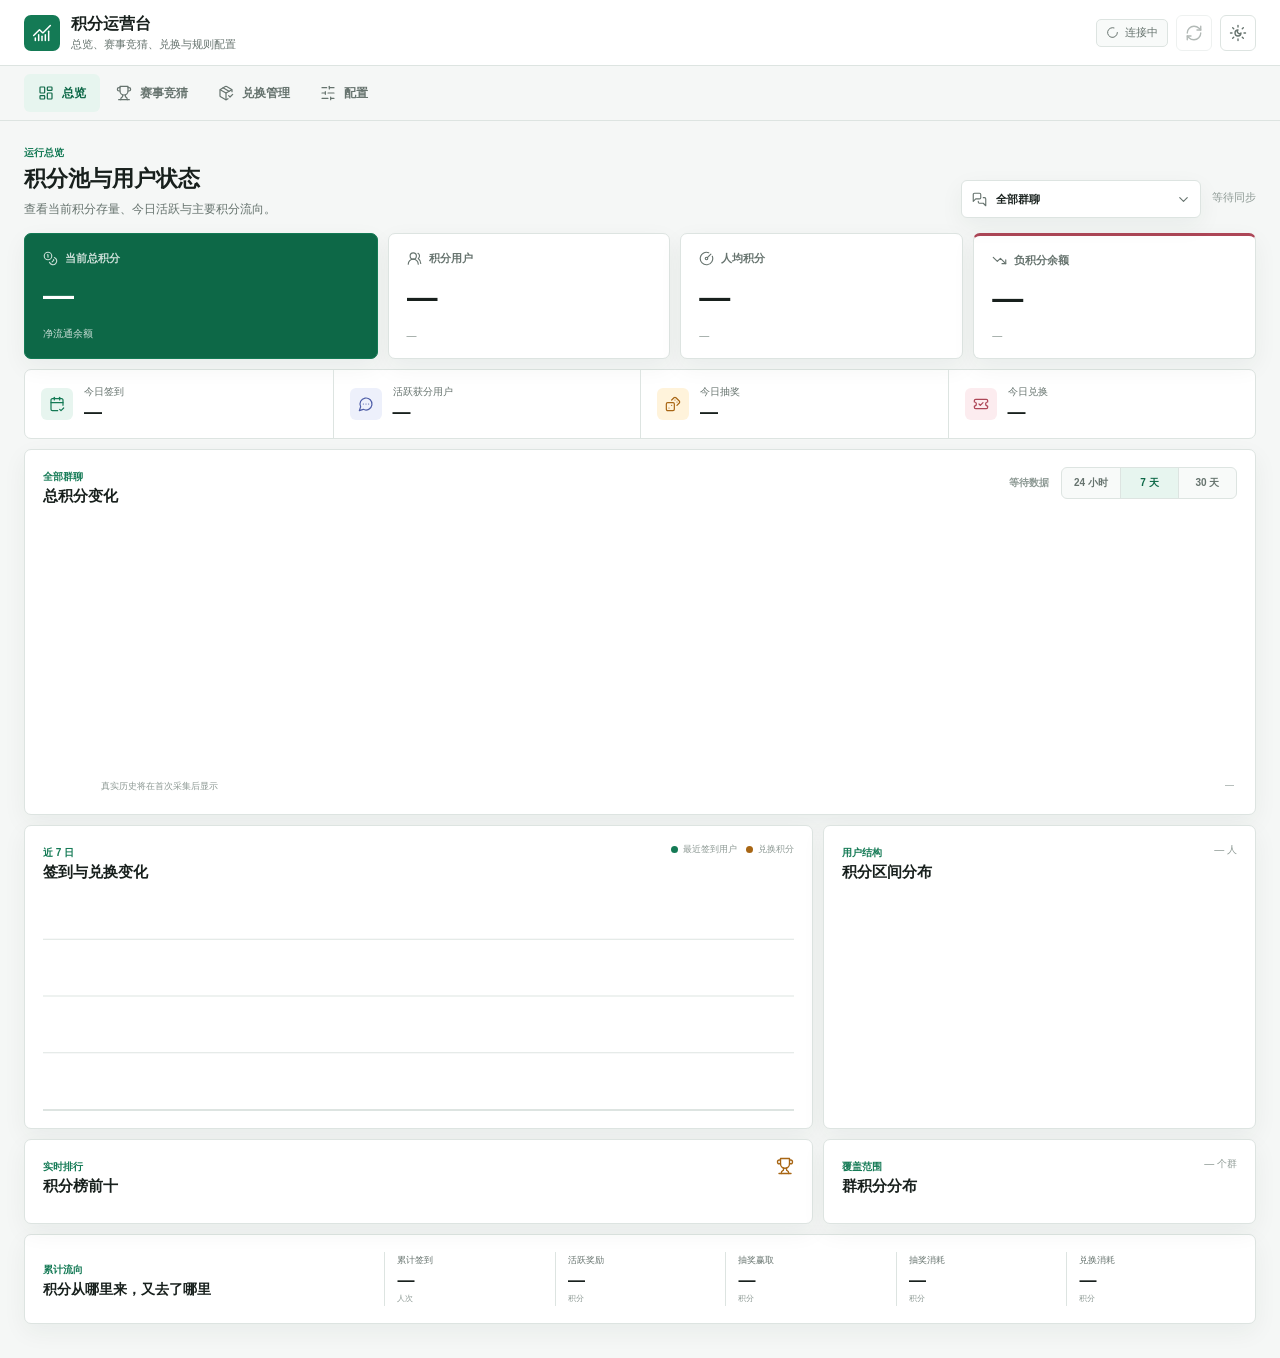
<file: pages/兑换管理/index.html>
<!doctype html>
<html lang="zh-CN">
<head>
  <meta charset="utf-8" />
  <meta name="viewport" content="width=device-width, initial-scale=1" />
  <meta name="color-scheme" content="light dark" />
  <title>积分运营台</title>
  <link rel="stylesheet" href="./app.css" />
  <script src="./lucide.min.js" defer></script>
  <script src="./app.js?v=2.8.1" defer></script>
</head>
<body>
  <div class="app-shell">
    <header class="topbar">
      <div class="brand">
        <span class="brand-mark" aria-hidden="true"><i data-lucide="chart-no-axes-combined"></i></span>
        <div><h1>积分运营台</h1><p>总览、赛事竞猜、兑换与规则配置</p></div>
      </div>
      <div class="top-actions">
        <span id="saveState" class="save-state" aria-live="polite" hidden><i data-lucide="circle-dot"></i><span id="saveStateText">有未保存修改</span></span>
        <span id="connectionState" class="connection-state"><i data-lucide="loader-circle"></i>连接中</span>
        <button id="refreshButton" class="icon-button" type="button" title="刷新数据" aria-label="刷新数据"><i data-lucide="refresh-cw"></i></button>
        <button id="themeButton" class="icon-button" type="button" title="切换主题" aria-label="切换主题"><i data-lucide="sun-moon"></i></button>
        <button id="saveButton" class="primary-button" type="button" title="保存兑换修改（Ctrl+S）" hidden disabled><i data-lucide="save"></i><span id="saveButtonText">保存修改</span></button>
      </div>
    </header>

    <main class="main-content">
      <nav class="workspace-nav" aria-label="积分系统页面">
        <button class="workspace-tab active" type="button" data-page="overview" aria-current="page"><i data-lucide="layout-dashboard"></i><span>总览</span></button>
        <button class="workspace-tab" type="button" data-page="esports"><i data-lucide="trophy"></i><span>赛事竞猜</span></button>
        <button class="workspace-tab" type="button" data-page="exchange"><i data-lucide="package-check"></i><span>兑换管理</span></button>
        <button class="workspace-tab" type="button" data-page="settings"><i data-lucide="sliders-horizontal"></i><span>配置</span></button>
      </nav>

      <section id="overviewPage" class="workspace-page active" data-page-panel="overview">
        <div class="page-heading overview-heading">
          <div><span class="section-kicker">运行总览</span><h2>积分池与用户状态</h2><p>查看当前积分存量、今日活跃与主要积分流向。</p></div>
          <div class="overview-tools">
            <div id="groupFilter" class="group-filter">
              <button id="groupFilterButton" class="group-filter-button" type="button" aria-haspopup="listbox" aria-expanded="false"><i data-lucide="messages-square"></i><span id="groupFilterLabel">全部群聊</span><i data-lucide="chevron-down"></i></button>
              <div id="groupFilterPopover" class="group-filter-popover" hidden>
                <label class="group-filter-search"><i data-lucide="search"></i><input id="groupFilterSearch" type="search" placeholder="搜索群号" autocomplete="off" /></label>
                <div id="groupFilterOptions" class="group-filter-options" role="listbox" aria-label="选择群聊"></div>
              </div>
            </div>
            <span id="overviewUpdatedAt" class="updated-at">等待同步</span>
          </div>
        </div>

        <section class="overview-metrics" aria-label="积分核心指标">
          <article class="overview-metric primary-metric">
            <span class="metric-label"><i data-lucide="coins"></i>当前总积分</span>
            <strong id="totalPointsMetric">—</strong>
            <small id="totalPointsMeta">净流通余额</small>
          </article>
          <article class="overview-metric">
            <span class="metric-label"><i data-lucide="users-round"></i>积分用户</span>
            <strong id="userCountMetric">—</strong>
            <small id="userCountMeta">—</small>
          </article>
          <article class="overview-metric">
            <span class="metric-label"><i data-lucide="circle-gauge"></i>人均积分</span>
            <strong id="averagePointsMetric">—</strong>
            <small id="averagePointsMeta">—</small>
          </article>
          <article class="overview-metric debt-metric">
            <span class="metric-label"><i data-lucide="trending-down"></i>负积分余额</span>
            <strong id="debtPointsMetric">—</strong>
            <small id="debtPointsMeta">—</small>
          </article>
        </section>

        <section class="today-strip" aria-label="今日动态">
          <div><span class="today-icon green"><i data-lucide="calendar-check-2"></i></span><span><small>今日签到</small><strong id="todaySignIns">—</strong></span></div>
          <div><span class="today-icon indigo"><i data-lucide="message-circle-more"></i></span><span><small>活跃获分用户</small><strong id="todayActivityUsers">—</strong></span></div>
          <div><span class="today-icon amber"><i data-lucide="dices"></i></span><span><small>今日抽奖</small><strong id="todayLotteryDraws">—</strong></span></div>
          <div><span class="today-icon rose"><i data-lucide="ticket-check"></i></span><span><small>今日兑换</small><strong id="todayRedemptions">—</strong></span></div>
        </section>

        <div class="overview-grid">
          <section class="analytics-panel history-panel" aria-labelledby="historyTitle">
            <div class="panel-heading history-heading">
              <div><span id="historyScopeLabel" class="section-kicker">全部群聊</span><h3 id="historyTitle">总积分变化</h3></div>
              <div class="history-controls">
                <span id="historyDelta" class="history-delta neutral">等待数据</span>
                <div class="range-segments" role="group" aria-label="积分历史范围">
                  <button type="button" data-history-range="24h">24 小时</button>
                  <button class="active" type="button" data-history-range="7d">7 天</button>
                  <button type="button" data-history-range="30d">30 天</button>
                </div>
              </div>
            </div>
            <div id="historyChart" class="history-chart" aria-label="总积分变化折线图"></div>
            <div class="history-footer"><span id="historyStart">真实历史将在首次采集后显示</span><span id="historyLatest">—</span></div>
          </section>

          <section class="analytics-panel trend-panel" aria-labelledby="trendTitle">
            <div class="panel-heading"><div><span class="section-kicker">近 7 日</span><h3 id="trendTitle">签到与兑换变化</h3></div><div class="chart-legend"><span><i class="legend-dot green"></i>最近签到用户</span><span><i class="legend-dot amber"></i>兑换积分</span></div></div>
            <div id="trendChart" class="trend-chart" aria-label="近七日签到与兑换数据"></div>
          </section>

          <section class="analytics-panel distribution-panel" aria-labelledby="distributionTitle">
            <div class="panel-heading"><div><span class="section-kicker">用户结构</span><h3 id="distributionTitle">积分区间分布</h3></div><span id="distributionTotal" class="panel-total">— 人</span></div>
            <div id="distributionChart" class="distribution-chart"></div>
          </section>

          <section class="analytics-panel leaderboard-panel" aria-labelledby="leaderboardTitle">
            <div class="panel-heading"><div><span class="section-kicker">实时排行</span><h3 id="leaderboardTitle">积分榜前十</h3></div><i data-lucide="trophy" class="panel-mark"></i></div>
            <div id="leaderboardList" class="leaderboard-list"></div>
          </section>

          <section class="analytics-panel group-panel" aria-labelledby="groupTitle">
            <div class="panel-heading"><div><span class="section-kicker">覆盖范围</span><h3 id="groupTitle">群积分分布</h3></div><span id="groupCountLabel" class="panel-total">— 个群</span></div>
            <div id="groupList" class="group-list"></div>
          </section>
        </div>

        <section class="economy-band" aria-label="累计积分流向">
          <div class="economy-copy"><span class="section-kicker">累计流向</span><h3>积分从哪里来，又去了哪里</h3></div>
          <div class="economy-items">
            <div><small>累计签到</small><strong id="totalSignInDays">—</strong><span>人次</span></div>
            <div><small>活跃奖励</small><strong id="activityPointsTotal">—</strong><span id="activityPointsUnit">积分</span></div>
            <div><small>抽奖赢取</small><strong id="lotteryWonTotal">—</strong><span id="lotteryWonUnit">积分</span></div>
            <div><small>抽奖消耗</small><strong id="lotterySpentTotal">—</strong><span id="lotterySpentUnit">积分</span></div>
            <div><small>兑换消耗</small><strong id="exchangeSpentTotal">—</strong><span id="exchangeSpentUnit">积分</span></div>
          </div>
        </section>
      </section>

      <section id="esportsPage" class="workspace-page" data-page-panel="esports" hidden>
        <div class="page-heading esports-heading">
          <div><span class="section-kicker">竞猜运营</span><h2>赛程、倍率与结算</h2><p>管理比赛、同步赛果并查看全局下注。</p></div>
          <div class="esports-heading-actions"><span id="esportsUpdatedAt" class="updated-at">等待同步</span><button id="esportsSyncButton" class="primary-button" type="button"><i data-lucide="refresh-cw"></i><span>立即同步</span></button></div>
        </div>

        <section class="metric-band esports-metrics" aria-label="赛事竞猜概览">
          <div class="metric"><span class="metric-icon green"><i data-lucide="calendar-days"></i></span><span><small>已收录比赛</small><strong id="esportsMatchMetric">—</strong></span></div>
          <div class="metric"><span class="metric-icon indigo"><i data-lucide="radio"></i></span><span><small>开放比赛</small><strong id="esportsOpenMetric">—</strong></span></div>
          <div class="metric"><span class="metric-icon amber"><i data-lucide="receipt-text"></i></span><span><small>下注记录</small><strong id="esportsBetMetric">—</strong></span></div>
          <div class="metric"><span class="metric-icon rose"><i data-lucide="coins"></i></span><span><small>待结算积分</small><strong id="esportsPendingMetric">—</strong></span></div>
        </section>

        <div class="esports-control-grid">
          <section class="esports-card" aria-labelledby="esportsSettingsTitle">
            <div class="esports-card-heading"><div><span class="section-kicker">数据源</span><h3 id="esportsSettingsTitle">同步设置</h3><p>Token 仅保存在 AstrBot 本地配置中。</p></div><button id="esportsSaveSettingsButton" class="compact-button accent" type="button"><i data-lucide="save"></i><span>保存设置</span></button></div>
            <div class="esports-form-grid">
              <label class="esports-field"><span>PandaScore Token</span><input id="esportsToken" type="password" autocomplete="off" placeholder="留空则保持现有 Token" /></label>
              <label class="esports-field"><span>同步间隔（分钟）</span><input id="esportsSyncInterval" type="number" min="2" inputmode="numeric" /></label>
            </div>
            <div class="esports-switches">
              <label><input id="esportsEnabled" type="checkbox" /><span>启用竞猜</span></label>
              <label><input id="esportsSyncEnabled" type="checkbox" /><span>自动同步与结算</span></label>
              <label><input id="esportsGameLol" type="checkbox" /><span>英雄联盟</span></label>
              <label><input id="esportsGameValorant" type="checkbox" /><span>无畏契约</span></label>
              <label><input id="esportsGameCs2" type="checkbox" /><span>CS2</span></label>
              <label><input id="esportsGameKog" type="checkbox" /><span>王者荣耀</span></label>
            </div>
          </section>

          <section class="esports-card" aria-labelledby="manualMatchTitle">
            <div class="esports-card-heading"><div><span class="section-kicker">手动兜底</span><h3 id="manualMatchTitle">添加一场比赛</h3><p>数据源暂未收录时，可按本地时区手动创建。</p></div><button id="esportsAddMatchButton" class="compact-button" type="button"><i data-lucide="plus"></i><span>添加比赛</span></button></div>
            <div class="esports-form-grid manual-grid">
              <label class="esports-field"><span>游戏</span><select id="esportsNewGame"><option value="lol">英雄联盟</option><option value="valorant">无畏契约</option><option value="cs2">CS2</option><option value="kog">王者荣耀</option></select></label>
              <label class="esports-field"><span>赛事</span><input id="esportsNewCompetition" placeholder="例如 LPL 2026" /></label>
              <label class="esports-field"><span>队伍 A</span><input id="esportsNewTeamA" /></label>
              <label class="esports-field"><span>队伍 B</span><input id="esportsNewTeamB" /></label>
              <label class="esports-field full"><span>开赛时间</span><input id="esportsNewStart" type="datetime-local" /></label>
            </div>
          </section>
        </div>

        <section class="esports-card esports-table-card" aria-labelledby="matchManagementTitle">
          <div class="esports-card-heading"><div><span class="section-kicker">比赛管理</span><h3 id="matchManagementTitle">比赛与结算</h3></div><div class="esports-match-tools"><div class="esports-game-filter" role="group" aria-label="按游戏筛选比赛"><button class="active" type="button" data-esports-game-filter="" aria-pressed="true">全部</button><button type="button" data-esports-game-filter="lol" aria-pressed="false">英雄联盟</button><button type="button" data-esports-game-filter="valorant" aria-pressed="false">无畏契约</button><button type="button" data-esports-game-filter="cs2" aria-pressed="false">CS2</button><button type="button" data-esports-game-filter="kog" aria-pressed="false">王者荣耀</button></div><label class="search-box esports-search"><i data-lucide="search"></i><input id="esportsMatchSearch" type="search" placeholder="搜索编号、赛事或队伍" autocomplete="off" /></label></div></div>
          <div class="esports-table-wrap"><table class="esports-table matches-table"><thead><tr><th>比赛</th><th>开赛时间</th><th>模型倍率 / 投注</th><th>状态</th><th>操作</th></tr></thead><tbody id="esportsMatchRows"></tbody></table></div>
        </section>

        <section class="esports-card esports-table-card" aria-labelledby="recentBetsTitle">
          <div class="esports-card-heading"><div><span class="section-kicker">全局记录</span><h3 id="recentBetsTitle">最近下注</h3></div><span class="panel-total">最多显示 100 条</span></div>
          <div class="esports-table-wrap"><table class="esports-table bets-table"><thead><tr><th>比赛</th><th>用户</th><th>选择</th><th>本金</th><th>倍率</th><th>状态 / 返还</th></tr></thead><tbody id="esportsBetRows"></tbody></table></div>
        </section>
      </section>

      <section id="exchangePage" class="workspace-page" data-page-panel="exchange" hidden>
        <div class="page-heading">
          <div><span class="section-kicker">兑换运营</span><h2>兑换物与库存</h2><p>维护库存、发放方式、适用范围和兑换记录。</p></div>
        </div>

        <section class="metric-band" aria-label="兑换概览">
          <div class="metric"><span class="metric-icon green"><i data-lucide="package-open"></i></span><span><small>可用库存</small><strong id="stockMetric">—</strong></span></div>
          <div class="metric"><span class="metric-icon indigo"><i data-lucide="layers-3"></i></span><span><small>启用兑换物</small><strong id="itemMetric">—</strong></span></div>
          <div class="metric"><span class="metric-icon amber"><i data-lucide="badge-check"></i></span><span><small>累计发放</small><strong id="redeemedMetric">—</strong></span></div>
          <div class="metric"><span class="metric-icon rose"><i data-lucide="circle-dollar-sign"></i></span><span><small>累计消耗</small><strong id="spentMetric">—</strong></span></div>
        </section>

        <section class="scope-panel" aria-labelledby="scopeTitle">
          <div class="scope-copy"><span class="section-kicker">适用范围</span><h2 id="scopeTitle">谁可以兑换</h2><p id="scopeSummary">黑名单为空，所有群和账号可兑换</p></div>
          <div class="scope-controls">
            <div class="scope-mode" role="group" aria-label="范围模式">
              <button type="button" data-scope-mode="blacklist" aria-pressed="true"><i data-lucide="user-round-minus"></i>黑名单</button>
              <button type="button" data-scope-mode="whitelist" aria-pressed="false"><i data-lucide="user-round-check"></i>白名单</button>
            </div>
            <label class="field scope-field"><span class="field-label"><b>群号或账号</b><small>一行一个，也可填写 group: / user:</small></span><textarea id="scopeValues" rows="2" placeholder="例如：&#10;123456789&#10;group:987654321"></textarea><small id="scopeHint" class="scope-hint">黑名单中的群或账号无法兑换；留空表示不限制</small></label>
          </div>
        </section>

        <div class="view-tabs" role="tablist" aria-label="兑换管理视图">
          <button class="view-tab active" type="button" role="tab" aria-selected="true" data-view="inventory"><i data-lucide="boxes"></i>兑换物</button>
          <button class="view-tab" type="button" role="tab" aria-selected="false" data-view="records"><i data-lucide="receipt-text"></i>兑换记录 <span id="recordCount">0</span></button>
        </div>

        <section id="inventoryView" class="view active" data-view-panel="inventory">
          <div class="inventory-layout">
            <aside class="item-sidebar" aria-label="兑换物列表">
              <div class="sidebar-toolbar"><label class="search-box"><i data-lucide="search"></i><input id="itemSearch" type="search" placeholder="搜索兑换物" autocomplete="off" /></label><button id="addItemButton" class="compact-button accent" type="button" title="新增兑换物"><i data-lucide="plus"></i><span>新增</span></button></div>
              <div id="itemList" class="item-list" aria-live="polite"></div>
            </aside>
            <section class="editor-surface" aria-live="polite">
              <div id="editorEmpty" class="empty-state">
                <span class="empty-icon"><i data-lucide="package-plus"></i></span>
                <div class="empty-copy"><span class="section-kicker">快速开始</span><h2>创建第一个兑换物</h2><p>填写名称和所需积分，再粘贴要发放的内容，保存后即可供用户兑换。</p></div>
                <ol class="onboarding-steps"><li><b>1</b><span>设置名称<br /><small>用户看到的标题</small></span></li><li><b>2</b><span>添加内容<br /><small>一行作为一份库存</small></span></li><li><b>3</b><span>保存生效<br /><small>随时可以继续补货</small></span></li></ol>
                <div class="empty-actions"><button class="primary-button" type="button" data-action="add-item"><i data-lucide="plus"></i>从空白创建</button><button class="quiet-button" type="button" data-action="add-example"><i data-lucide="wand-sparkles"></i>载入填写示例</button></div>
                <small class="empty-footnote">示例默认不启用，确认内容后再保存即可。</small>
              </div>

              <form id="itemEditor" class="item-editor" hidden>
                <div class="editor-heading"><div><span class="section-kicker">兑换物配置</span><h2 id="editorTitle">兑换物</h2></div><div class="editor-actions"><label class="status-toggle"><input id="itemEnabled" type="checkbox" /><span></span><b>启用</b></label><button id="deleteItemButton" class="icon-button danger" type="button" title="删除兑换物" aria-label="删除兑换物"><i data-lucide="trash-2"></i></button></div></div>
                <div class="form-grid">
                  <label class="field field-wide"><span class="field-label"><b>兑换物名称</b><small>用户在兑换列表中看到的名称</small></span><input id="itemName" type="text" maxlength="120" placeholder="例如：新人礼包、抽奖机会、月度权益" required /><small id="itemNameError" class="field-error" hidden></small></label>
                  <label class="field"><span class="field-label"><b>每次兑换消耗</b><small>至少为 1</small></span><div class="input-suffix"><input id="itemCost" type="number" min="1" max="1000000000" inputmode="numeric" required /><b id="pointsNameSuffix">积分</b></div><small id="itemCostError" class="field-error" hidden></small></label>
                  <label class="toggle-field"><span><b>通过私聊发送结果</b><small>用户仍在群里兑换；开启后私聊发放，群里只显示提示</small></span><input id="itemPrivate" type="checkbox" aria-label="通过私聊发送结果" /></label>
                </div>
                <section class="inventory-editor">
                  <div class="section-heading"><div><span class="section-kicker">发放设置</span><h3>每次发送一份内容</h3><p>兑换成功后会从可用库存中取出一行。</p></div><div class="stock-summary"><span><b id="availableStock">0</b> 可用</span><span><b id="usedStock">0</b> 已发</span><span><b id="totalStock">0</b> 总计</span></div></div>
                  <div class="paste-guide"><i data-lucide="clipboard-paste"></i><span><b>批量添加：</b>从 Excel、表格或文本复制一列后直接粘贴。空行与重复内容会自动忽略。</span></div>
                  <label class="field"><textarea id="itemContents" rows="11" spellcheck="false" placeholder="每行一份内容，例如：&#10;奖励内容 001&#10;奖励内容 002&#10;奖励内容 003"></textarea><span class="content-footer"><small id="contentMeta">还没有可发放内容</small><button id="cleanContentsButton" class="text-button" type="button">整理内容</button></span></label>
                </section>
                <section class="message-editor">
                  <div class="section-heading"><div><span class="section-kicker">用户反馈</span><h3>兑换成功后发送的消息</h3><p>可在消息中插入下方变量，发送时会替换成实际内容。</p></div><button id="resetTemplateButton" class="text-button" type="button">恢复默认</button></div>
                  <label class="field"><textarea id="successTemplate" rows="5" maxlength="4000"></textarea></label>
                  <div class="variable-row" aria-label="可用变量"><span>点击插入：</span><button type="button" data-variable="{item}" title="兑换物名称">{item}</button><button type="button" data-variable="{content}" title="本次发放内容">{content}</button><button type="button" data-variable="{cost}" title="消耗积分">{cost}</button><button type="button" data-variable="{points_name}" title="积分名称">{points_name}</button><button type="button" data-variable="{remaining}" title="剩余积分">{remaining}</button></div>
                  <div class="template-preview"><span><i data-lucide="message-square-text"></i>发送效果预览</span><pre id="templatePreview"></pre></div>
                </section>
              </form>
            </section>
          </div>
        </section>

        <section id="recordsView" class="view" data-view-panel="records" hidden>
          <div class="records-toolbar"><div><span class="section-kicker">兑换流水</span><h2>兑换记录</h2></div><label class="search-box record-search"><i data-lucide="search"></i><input id="recordSearch" type="search" placeholder="搜索兑换物或用户 ID" autocomplete="off" /></label></div>
          <div class="record-table-wrap"><div class="record-table record-header" aria-hidden="true"><span>兑换物</span><span>用户 ID</span><span>消耗</span><span>兑换时间</span></div><div id="recordList" class="record-list" aria-live="polite"></div></div>
        </section>
      </section>

      <section id="settingsPage" class="workspace-page" data-page-panel="settings" hidden>
        <div class="page-heading settings-heading">
          <div><span class="section-kicker">常用配置</span><h2>积分规则与功能开关</h2><p>调整后会写入 AstrBot 官方配置，并保留未在此页面展示的高级字段。</p></div>
          <div class="settings-actions"><span id="settingsDirtyLabel" class="settings-dirty" hidden>有未保存修改</span><button id="saveSettingsButton" class="primary-button" type="button" disabled><i data-lucide="save"></i><span>保存配置</span></button></div>
        </div>
        <div class="settings-layout">
          <aside id="settingsNav" class="settings-nav" aria-label="配置分组"></aside>
          <form id="settingsForm" class="settings-form"><div id="settingsSections"></div></form>
        </div>
      </section>
    </main>
  </div>

  <dialog id="deleteDialog" class="confirm-dialog">
    <form method="dialog"><span class="dialog-icon"><i data-lucide="trash-2"></i></span><h2>删除兑换物</h2><p id="deleteMessage"></p><div class="dialog-actions"><button class="quiet-button" value="cancel">取消</button><button id="confirmDelete" class="danger-button" value="confirm">删除</button></div></form>
  </dialog>
  <div id="toastRegion" class="toast-region" aria-live="polite"></div>
</body>
</html>
</file>
<file: pages/兑换管理/app.css>
:root {
  color-scheme: light;
  --bg: #f5f7f6;
  --panel: #ffffff;
  --panel-soft: #f8faf9;
  --line: #dde4e1;
  --line-strong: #bcc9c4;
  --ink: #18201d;
  --muted: #66736e;
  --faint: #8d9994;
  --green: #147a55;
  --green-strong: #0d6847;
  --green-soft: #e7f5ef;
  --indigo: #4f5ea8;
  --indigo-soft: #edf0fb;
  --amber: #a86614;
  --amber-soft: #fff3db;
  --rose: #ad4657;
  --rose-soft: #fcecef;
  --shadow: 0 8px 24px rgba(25, 49, 40, .055);
  --radius: 7px;
  --topbar-height: 66px;
  font-family: Inter, "Segoe UI", "Microsoft YaHei", sans-serif;
}

:root[data-theme="dark"] {
  color-scheme: dark;
  --bg: #171a19;
  --panel: #202422;
  --panel-soft: #262b29;
  --line: #343b38;
  --line-strong: #4c5853;
  --ink: #edf2ef;
  --muted: #a8b3ae;
  --faint: #7e8984;
  --green: #55c596;
  --green-strong: #78d5ad;
  --green-soft: #173b2d;
  --indigo: #9ba9ed;
  --indigo-soft: #292f4b;
  --amber: #e4ae5f;
  --amber-soft: #3e301d;
  --rose: #ef8997;
  --rose-soft: #46262d;
  --shadow: 0 10px 28px rgba(0, 0, 0, .18);
}

* { box-sizing: border-box; }
[hidden] { display: none !important; }
html, body { min-height: 100%; }
body { margin: 0; color: var(--ink); background: var(--bg); font-size: 14px; }
button, input, textarea { font: inherit; }
button { cursor: pointer; }
button:disabled { cursor: not-allowed; opacity: .5; }
svg { width: 18px; height: 18px; stroke-width: 1.8; }

.topbar { position: sticky; z-index: 20; top: 0; min-height: var(--topbar-height); display: flex; align-items: center; justify-content: space-between; gap: 16px; padding: 0 24px; border-bottom: 1px solid var(--line); background: color-mix(in srgb, var(--panel) 94%, transparent); backdrop-filter: blur(14px); }
.brand, .top-actions, .metric, .view-tabs, .sidebar-toolbar, .editor-heading, .editor-actions, .section-heading, .stock-summary, .variable-row, .records-toolbar, .dialog-actions { display: flex; align-items: center; }
.brand { min-width: 0; gap: 11px; }
.brand-mark { width: 36px; height: 36px; flex: 0 0 36px; display: grid; place-items: center; border-radius: 7px; color: #fff; background: var(--green); }
.brand-mark svg { width: 20px; height: 20px; }
.brand h1 { margin: 0; font-size: 16px; letter-spacing: 0; }
.brand p { margin: 2px 0 0; color: var(--muted); font-size: 11px; }
.top-actions { gap: 8px; }
.connection-state, .save-state { min-height: 28px; display: inline-flex; align-items: center; gap: 6px; padding: 0 9px; border: 1px solid var(--line); border-radius: 5px; color: var(--muted); background: var(--panel-soft); font-size: 11px; white-space: nowrap; }
.connection-state.ok { color: var(--green); border-color: color-mix(in srgb, var(--green) 28%, var(--line)); background: var(--green-soft); }
.connection-state.error { color: var(--rose); border-color: color-mix(in srgb, var(--rose) 30%, var(--line)); background: var(--rose-soft); }
.connection-state svg { width: 13px; height: 13px; }
.connection-state:not(.ok):not(.error) svg { animation: spin 1s linear infinite; }
.save-state { color: var(--amber); border-color: transparent; background: var(--amber-soft); }
.save-state svg { width: 13px; height: 13px; }
.save-state.saving svg { animation: spin 1s linear infinite; }
.save-state.saved { color: var(--green); background: var(--green-soft); }

.icon-button { width: 36px; height: 36px; display: inline-grid; place-items: center; padding: 0; border: 1px solid var(--line); border-radius: 6px; color: var(--muted); background: var(--panel); }
.icon-button:hover { color: var(--ink); border-color: var(--line-strong); background: var(--panel-soft); }
.icon-button.accent { color: #fff; border-color: var(--green); background: var(--green); }
.icon-button.accent:hover { color: #fff; background: var(--green-strong); }
.icon-button.danger:hover { color: var(--rose); border-color: var(--rose); background: var(--rose-soft); }
.compact-button { min-height: 36px; display: inline-flex; align-items: center; justify-content: center; gap: 5px; padding: 0 10px; border: 1px solid var(--line); border-radius: 6px; color: var(--muted); background: var(--panel); font-size: 12px; font-weight: 750; white-space: nowrap; }
.compact-button svg { width: 15px; height: 15px; }
.compact-button.accent { color: #fff; border-color: var(--green); background: var(--green); }
.compact-button.accent:hover { background: var(--green-strong); }
.primary-button, .quiet-button, .danger-button { min-height: 36px; display: inline-flex; align-items: center; justify-content: center; gap: 7px; padding: 0 14px; border-radius: 6px; font-weight: 700; }
.primary-button { min-width: 104px; border: 1px solid var(--green); color: #fff; background: var(--green); }
.primary-button:hover { background: var(--green-strong); }
.primary-button svg, .quiet-button svg { width: 15px; height: 15px; }
.quiet-button { border: 1px solid var(--line); color: var(--muted); background: var(--panel); }
.quiet-button:hover { color: var(--ink); border-color: var(--line-strong); }
.danger-button { border: 1px solid var(--rose); color: #fff; background: var(--rose); }
.text-button { padding: 0; border: 0; color: var(--green); background: transparent; font-size: 12px; font-weight: 700; }

.main-content { width: min(1440px, 100%); margin: 0 auto; padding: 20px 24px 34px; }
.metric-band { display: grid; grid-template-columns: repeat(4, minmax(0, 1fr)); overflow: hidden; border: 1px solid var(--line); border-radius: var(--radius); background: var(--panel); box-shadow: var(--shadow); }
.metric { min-width: 0; min-height: 88px; gap: 13px; padding: 15px 18px; border-left: 1px solid var(--line); }
.metric:first-child { border-left: 0; }
.metric-icon { width: 38px; height: 38px; flex: 0 0 38px; display: grid; place-items: center; border-radius: 7px; }
.metric-icon.green { color: var(--green); background: var(--green-soft); }
.metric-icon.indigo { color: var(--indigo); background: var(--indigo-soft); }
.metric-icon.amber { color: var(--amber); background: var(--amber-soft); }
.metric-icon.rose { color: var(--rose); background: var(--rose-soft); }
.metric small, .metric strong { display: block; }
.metric small { color: var(--muted); font-size: 11px; }
.metric strong { margin-top: 4px; font-size: 23px; letter-spacing: 0; }

.scope-panel { display: grid; grid-template-columns: minmax(210px, .55fr) minmax(440px, 1.45fr); gap: 24px; margin-top: 14px; padding: 16px 18px; border: 1px solid var(--line); border-radius: var(--radius); background: var(--panel); box-shadow: var(--shadow); }
.scope-copy { align-self: center; }
.scope-copy h2 { margin: 3px 0 4px; font-size: 16px; letter-spacing: 0; }
.scope-copy p { margin: 0; color: var(--muted); font-size: 11px; line-height: 1.5; }
.scope-controls { min-width: 0; display: grid; grid-template-columns: auto minmax(280px, 1fr); gap: 14px; align-items: start; }
.scope-mode { display: flex; gap: 3px; padding: 3px; border: 1px solid var(--line); border-radius: 7px; background: var(--panel-soft); }
.scope-mode button { min-height: 34px; display: inline-flex; align-items: center; justify-content: center; gap: 6px; padding: 0 11px; border: 0; border-radius: 5px; color: var(--muted); background: transparent; font-size: 11px; font-weight: 750; white-space: nowrap; }
.scope-mode button svg { width: 14px; height: 14px; }
.scope-mode button:hover { color: var(--ink); }
.scope-mode button.active { color: var(--green-strong); background: var(--green-soft); }
.scope-mode button:focus-visible { outline: 2px solid var(--green); outline-offset: 2px; }
.scope-field textarea { min-height: 64px; max-height: 150px; font: 11px/1.5 Consolas, "SFMono-Regular", monospace; }
.scope-field .scope-hint { color: var(--faint); text-align: left; }
.scope-field .scope-hint.warning { color: var(--amber); }

.view-tabs { width: fit-content; gap: 3px; margin: 18px 0 10px; padding: 3px; border: 1px solid var(--line); border-radius: 7px; background: var(--panel); }
.view-tab { min-height: 34px; display: inline-flex; align-items: center; gap: 7px; padding: 0 13px; border: 0; border-radius: 5px; color: var(--muted); background: transparent; font-size: 12px; font-weight: 700; }
.view-tab svg { width: 15px; height: 15px; }
.view-tab span { min-width: 20px; padding: 1px 5px; border-radius: 4px; color: var(--faint); background: var(--panel-soft); font-size: 10px; }
.view-tab.active { color: var(--green-strong); background: var(--green-soft); }
.view-tab.active span { color: var(--green-strong); background: var(--panel); }

.inventory-layout { min-height: 650px; display: grid; grid-template-columns: 300px minmax(0, 1fr); overflow: hidden; border: 1px solid var(--line); border-radius: var(--radius); background: var(--panel); box-shadow: var(--shadow); }
.item-sidebar { min-width: 0; border-right: 1px solid var(--line); background: var(--panel-soft); }
.sidebar-toolbar { gap: 7px; padding: 12px; border-bottom: 1px solid var(--line); }
.search-box { position: relative; min-width: 0; flex: 1; }
.search-box svg { position: absolute; top: 50%; left: 10px; width: 15px; height: 15px; color: var(--faint); transform: translateY(-50%); pointer-events: none; }
.search-box input { width: 100%; height: 36px; padding: 0 10px 0 33px; border: 1px solid var(--line); border-radius: 6px; color: var(--ink); background: var(--panel); outline: none; }
.search-box input:focus { border-color: var(--green); box-shadow: 0 0 0 3px color-mix(in srgb, var(--green) 13%, transparent); }
.item-list { padding: 5px; }
.item-row { width: 100%; min-width: 0; display: grid; grid-template-columns: minmax(0, 1fr) auto; gap: 6px 10px; padding: 12px; border: 0; border-radius: 6px; color: inherit; background: transparent; text-align: left; }
.item-row:hover { background: var(--panel); }
.item-row.active { background: var(--panel); box-shadow: inset 3px 0 0 var(--green), 0 2px 10px rgba(28, 58, 46, .05); }
.item-row strong { min-width: 0; overflow: hidden; text-overflow: ellipsis; white-space: nowrap; font-size: 13px; }
.item-row small { color: var(--muted); font-size: 11px; }
.item-row .stock-pill { align-self: start; min-width: 34px; padding: 2px 6px; border-radius: 4px; color: var(--green); background: var(--green-soft); font-size: 10px; font-weight: 800; text-align: center; }
.item-row .stock-pill.empty { color: var(--rose); background: var(--rose-soft); }
.item-row.disabled strong { color: var(--faint); }
.list-empty { display: grid; place-items: center; gap: 7px; min-height: 180px; padding: 20px; color: var(--faint); text-align: center; font-size: 12px; }
.list-empty small { color: var(--faint); font-size: 10px; }
.list-empty .text-button { margin-top: 2px; }

.editor-surface { min-width: 0; scroll-margin-top: calc(var(--topbar-height) + 12px); }
.item-editor { padding: 24px 26px 30px; }
.editor-heading { justify-content: space-between; gap: 16px; padding-bottom: 18px; border-bottom: 1px solid var(--line); }
.section-kicker { color: var(--green); font-size: 10px; font-weight: 800; }
.editor-heading h2, .records-toolbar h2 { margin: 4px 0 0; font-size: 21px; letter-spacing: 0; }
.editor-actions { gap: 9px; }
.status-toggle { display: flex; align-items: center; gap: 7px; color: var(--muted); cursor: pointer; font-size: 12px; }
.status-toggle input { position: absolute; opacity: 0; pointer-events: none; }
.status-toggle span, .toggle-field input { position: relative; width: 34px; height: 19px; flex: 0 0 34px; appearance: none; border: 1px solid var(--line-strong); border-radius: 10px; background: var(--line); cursor: pointer; transition: background .18s ease, border-color .18s ease; }
.status-toggle span::after, .toggle-field input::after { position: absolute; top: 2px; left: 2px; width: 13px; height: 13px; border-radius: 50%; background: #fff; box-shadow: 0 1px 3px rgba(0,0,0,.2); content: ""; transition: transform .18s ease; }
.status-toggle input:checked + span, .toggle-field input:checked { border-color: var(--green); background: var(--green); }
.status-toggle input:checked + span::after, .toggle-field input:checked::after { transform: translateX(15px); }
.form-grid { display: grid; grid-template-columns: minmax(220px, 1fr) minmax(190px, .55fr); gap: 16px; padding: 22px 0; border-bottom: 1px solid var(--line); }
.field { min-width: 0; display: grid; gap: 7px; color: var(--muted); font-size: 11px; font-weight: 700; }
.field-label { display: flex; align-items: baseline; justify-content: space-between; gap: 12px; }
.field-label b { color: var(--muted); font-size: 11px; }
.field-label small { color: var(--faint); font-size: 10px; font-weight: 500; text-align: right; }
.field input, .field textarea { width: 100%; border: 1px solid var(--line); border-radius: 6px; color: var(--ink); background: var(--panel-soft); outline: none; }
.field input { height: 38px; padding: 0 11px; }
.field textarea { min-height: 96px; padding: 10px 11px; resize: vertical; line-height: 1.55; }
.field input:focus, .field textarea:focus { border-color: var(--green); box-shadow: 0 0 0 3px color-mix(in srgb, var(--green) 12%, transparent); }
.field input[aria-invalid="true"] { border-color: var(--rose); box-shadow: 0 0 0 3px color-mix(in srgb, var(--rose) 10%, transparent); }
.field small { color: var(--faint); font-size: 10px; font-weight: 500; text-align: right; }
.field .field-error { color: var(--rose); text-align: left; }
.input-suffix { position: relative; }
.input-suffix input { padding-right: 70px; }
.input-suffix b { position: absolute; top: 50%; right: 11px; max-width: 55px; overflow: hidden; color: var(--faint); font-size: 10px; text-overflow: ellipsis; white-space: nowrap; transform: translateY(-50%); }
.toggle-field { grid-column: 1 / -1; min-height: 58px; display: flex; align-items: center; justify-content: space-between; gap: 16px; padding: 11px 13px; border: 1px solid var(--line); border-radius: 6px; background: var(--panel-soft); }
.toggle-field span b, .toggle-field span small { display: block; }
.toggle-field span b { font-size: 12px; }
.toggle-field span small { margin-top: 3px; color: var(--muted); font-size: 10px; }
.inventory-editor, .message-editor { padding: 22px 0; border-bottom: 1px solid var(--line); }
.message-editor { border-bottom: 0; padding-bottom: 0; }
.section-heading { justify-content: space-between; gap: 14px; margin-bottom: 13px; }
.section-heading h3 { margin: 3px 0 0; font-size: 15px; }
.section-heading p { margin: 5px 0 0; color: var(--muted); font-size: 11px; line-height: 1.5; }
.stock-summary { flex-wrap: wrap; justify-content: flex-end; gap: 7px; }
.stock-summary span { min-height: 26px; display: inline-flex; align-items: center; gap: 4px; padding: 0 8px; border-radius: 5px; color: var(--muted); background: var(--panel-soft); font-size: 10px; }
.stock-summary b { color: var(--ink); }
#itemContents { font: 12px/1.6 Consolas, "SFMono-Regular", monospace; }
.paste-guide { display: flex; align-items: flex-start; gap: 9px; margin-bottom: 10px; padding: 9px 11px; border: 1px solid color-mix(in srgb, var(--indigo) 22%, var(--line)); border-radius: 6px; color: var(--muted); background: var(--indigo-soft); font-size: 11px; line-height: 1.55; }
.paste-guide svg { width: 16px; height: 16px; flex: 0 0 16px; margin-top: 1px; color: var(--indigo); }
.paste-guide b { color: var(--ink); }
.content-footer { min-height: 25px; display: flex; align-items: center; justify-content: space-between; gap: 12px; }
.content-footer small { min-width: 0; text-align: left; }
.content-footer small.warning { color: var(--amber); }
.variable-row { flex-wrap: wrap; gap: 6px; margin-top: 9px; }
.variable-row > span { color: var(--faint); font-size: 10px; }
.variable-row button { min-height: 25px; padding: 0 7px; border: 1px solid var(--line); border-radius: 4px; color: var(--indigo); background: var(--indigo-soft); font: 10px Consolas, monospace; }
.template-preview { margin-top: 13px; padding: 11px 12px; border-left: 3px solid var(--green); border-radius: 0 5px 5px 0; background: var(--panel-soft); }
.template-preview > span { display: flex; align-items: center; gap: 6px; color: var(--muted); font-size: 10px; font-weight: 750; }
.template-preview > span svg { width: 14px; height: 14px; color: var(--green); }
.template-preview pre { margin: 8px 0 0; color: var(--ink); font: 12px/1.65 Inter, "Segoe UI", "Microsoft YaHei", sans-serif; white-space: pre-wrap; overflow-wrap: anywhere; }
.empty-state { min-height: 560px; display: grid; place-items: center; align-content: center; gap: 16px; padding: 42px 28px; color: var(--muted); text-align: center; }
.empty-icon { width: 54px; height: 54px; display: grid; place-items: center; border-radius: 8px; color: var(--green); background: var(--green-soft); }
.empty-icon svg { width: 27px; height: 27px; stroke-width: 1.5; }
.empty-copy { max-width: 520px; }
.empty-copy h2 { margin: 5px 0 7px; color: var(--ink); font-size: 21px; letter-spacing: 0; }
.empty-copy p { margin: 0; color: var(--muted); line-height: 1.65; }
.onboarding-steps { width: min(610px, 100%); display: grid; grid-template-columns: repeat(3, minmax(0, 1fr)); gap: 0; margin: 6px 0; padding: 0; list-style: none; }
.onboarding-steps li { position: relative; min-width: 0; display: flex; align-items: center; justify-content: center; gap: 9px; padding: 10px 16px; color: var(--ink); text-align: left; }
.onboarding-steps li + li::before { position: absolute; top: 50%; left: 0; width: 1px; height: 32px; background: var(--line); content: ""; transform: translateY(-50%); }
.onboarding-steps b { width: 25px; height: 25px; flex: 0 0 25px; display: grid; place-items: center; border-radius: 50%; color: var(--green); background: var(--green-soft); font-size: 11px; }
.onboarding-steps span { font-size: 12px; font-weight: 750; line-height: 1.45; }
.onboarding-steps small { color: var(--faint); font-size: 10px; font-weight: 500; }
.empty-actions { display: flex; flex-wrap: wrap; justify-content: center; gap: 8px; }
.empty-footnote { color: var(--faint); font-size: 10px; }

.records-toolbar { justify-content: space-between; gap: 20px; padding: 19px 20px; border: 1px solid var(--line); border-bottom: 0; border-radius: var(--radius) var(--radius) 0 0; background: var(--panel); }
.record-search { width: min(340px, 45%); flex: 0 1 340px; }
.record-table-wrap { overflow: hidden; border: 1px solid var(--line); border-radius: 0 0 var(--radius) var(--radius); background: var(--panel); box-shadow: var(--shadow); }
.record-table { display: grid; grid-template-columns: minmax(180px, 1.4fr) minmax(130px, 1fr) 130px 190px; gap: 12px; align-items: center; min-width: 680px; padding: 0 20px; }
.record-header { min-height: 38px; color: var(--faint); border-bottom: 1px solid var(--line); background: var(--panel-soft); font-size: 10px; font-weight: 800; }
.record-row { min-height: 58px; border-bottom: 1px solid var(--line); }
.record-row:last-child { border-bottom: 0; }
.record-item { min-width: 0; display: flex; align-items: center; gap: 8px; }
.record-row strong { min-width: 0; overflow: hidden; text-overflow: ellipsis; white-space: nowrap; font-size: 12px; }
.record-row span { color: var(--muted); font-size: 12px; }
.record-row .record-cost { color: var(--amber); font-weight: 750; }
.record-status { flex: 0 0 auto; padding: 2px 5px; border: 1px solid var(--line); border-radius: 4px; color: var(--muted); background: var(--panel-soft); font-size: 9px; font-weight: 800; }
.record-status.uncertain { border-color: var(--amber); color: var(--amber); background: var(--amber-soft); }
.record-empty { min-height: 240px; display: grid; place-items: center; color: var(--faint); font-size: 12px; }

.confirm-dialog { width: min(390px, calc(100% - 28px)); padding: 0; border: 1px solid var(--line); border-radius: 8px; color: var(--ink); background: var(--panel); box-shadow: 0 22px 70px rgba(0,0,0,.25); }
.confirm-dialog::backdrop { background: rgba(13, 18, 16, .45); backdrop-filter: blur(3px); }
.confirm-dialog form { padding: 24px; }
.dialog-icon { width: 38px; height: 38px; display: grid; place-items: center; border-radius: 7px; color: var(--rose); background: var(--rose-soft); }
.confirm-dialog h2 { margin: 14px 0 6px; font-size: 18px; }
.confirm-dialog p { margin: 0; color: var(--muted); line-height: 1.55; }
.dialog-actions { justify-content: flex-end; gap: 8px; margin-top: 22px; }
.toast-region { position: fixed; z-index: 60; right: 18px; bottom: 18px; display: grid; gap: 8px; }
.toast { width: min(360px, calc(100vw - 36px)); min-height: 44px; display: flex; align-items: center; gap: 9px; padding: 10px 13px; border: 1px solid var(--line); border-left: 3px solid var(--green); border-radius: 6px; color: var(--ink); background: var(--panel); box-shadow: 0 14px 38px rgba(0,0,0,.17); font-size: 12px; }
.toast.error { border-left-color: var(--rose); }

.workspace-nav { position: sticky; z-index: 15; top: var(--topbar-height); display: flex; gap: 2px; margin: -20px -24px 22px; padding: 8px 24px; border-bottom: 1px solid var(--line); background: color-mix(in srgb, var(--bg) 94%, transparent); backdrop-filter: blur(12px); }
.workspace-tab { min-height: 38px; display: inline-flex; align-items: center; gap: 8px; padding: 0 14px; border: 0; border-radius: 6px; color: var(--muted); background: transparent; font-size: 12px; font-weight: 750; }
.workspace-tab svg { width: 16px; height: 16px; }
.workspace-tab:hover { color: var(--ink); background: var(--panel-soft); }
.workspace-tab.active { color: var(--green-strong); background: var(--green-soft); }
.workspace-tab:focus-visible, .view-tab:focus-visible, button:focus-visible { outline: 2px solid var(--green); outline-offset: 2px; }
.workspace-page { animation: page-in .18s ease-out; }
.page-heading { min-height: 64px; display: flex; align-items: flex-end; justify-content: space-between; gap: 18px; }
.page-heading h2 { margin: 4px 0 0; font-size: 22px; letter-spacing: 0; }
.page-heading p { margin: 6px 0 0; color: var(--muted); font-size: 12px; line-height: 1.5; }
.updated-at { padding-bottom: 3px; color: var(--faint); font-size: 11px; white-space: nowrap; }
.overview-tools { display: flex; align-items: center; gap: 11px; }
.group-filter { position: relative; z-index: 12; }
.group-filter-button { width: min(240px, 32vw); min-width: 154px; height: 38px; display: grid; grid-template-columns: 16px minmax(0, 1fr) 14px; gap: 8px; align-items: center; padding: 0 10px; border: 1px solid var(--line); border-radius: 6px; color: var(--ink); background: var(--panel); text-align: left; box-shadow: var(--shadow); }
.group-filter-button span { overflow: hidden; font-size: 11px; font-weight: 750; text-overflow: ellipsis; white-space: nowrap; }
.group-filter-button svg { width: 15px; height: 15px; color: var(--muted); }
.group-filter.open .group-filter-button { border-color: var(--green); box-shadow: 0 0 0 3px color-mix(in srgb, var(--green) 12%, transparent); }
.group-filter-popover { position: absolute; top: calc(100% + 7px); right: 0; width: min(340px, calc(100vw - 28px)); overflow: hidden; border: 1px solid var(--line); border-radius: 7px; background: var(--panel); box-shadow: 0 18px 48px rgba(18, 35, 29, .16); }
.group-filter-search { height: 46px; display: grid; grid-template-columns: 17px minmax(0, 1fr); gap: 8px; align-items: center; padding: 0 12px; border-bottom: 1px solid var(--line); }
.group-filter-search svg { width: 16px; height: 16px; color: var(--faint); }
.group-filter-search input { width: 100%; min-width: 0; border: 0; color: var(--ink); background: transparent; outline: none; font-size: 12px; }
.group-filter-options { max-height: 286px; overflow-y: auto; padding: 5px; overscroll-behavior: contain; }
.group-option { width: 100%; min-height: 50px; display: flex; align-items: center; justify-content: space-between; gap: 12px; padding: 7px 9px; border: 0; border-radius: 5px; color: var(--ink); background: transparent; text-align: left; }
.group-option:hover { background: var(--panel-soft); }
.group-option.selected { color: var(--green-strong); background: var(--green-soft); }
.group-option > span { min-width: 0; display: flex; align-items: center; gap: 7px; }
.group-option svg { width: 15px; height: 15px; flex: 0 0 15px; }
.group-option b { overflow: hidden; font-size: 11px; text-overflow: ellipsis; white-space: nowrap; }
.group-option small { flex: 0 0 auto; color: var(--faint); font-size: 9px; white-space: nowrap; }
.group-option-empty { min-height: 68px; display: grid; place-items: center; color: var(--faint); font-size: 10px; }
.page-heading + .metric-band { margin-top: 14px; }

.overview-metrics { display: grid; grid-template-columns: 1.25fr repeat(3, minmax(0, 1fr)); gap: 10px; margin-top: 15px; }
.overview-metric { min-width: 0; min-height: 126px; display: flex; flex-direction: column; justify-content: space-between; padding: 17px 18px; border: 1px solid var(--line); border-radius: var(--radius); background: var(--panel); box-shadow: var(--shadow); }
.overview-metric.primary-metric { color: #fff; border-color: var(--green); background: var(--green-strong); }
.overview-metric.debt-metric { border-top: 3px solid var(--rose); }
.metric-label { display: flex; align-items: center; gap: 7px; color: var(--muted); font-size: 11px; font-weight: 750; }
.metric-label svg { width: 15px; height: 15px; }
.overview-metric.primary-metric .metric-label, .overview-metric.primary-metric small { color: rgba(255,255,255,.78); }
.overview-metric strong { display: block; overflow: hidden; font-size: 31px; line-height: 1.1; text-overflow: ellipsis; white-space: nowrap; }
.overview-metric small { color: var(--faint); font-size: 10px; }

.today-strip { display: grid; grid-template-columns: repeat(4, minmax(0, 1fr)); margin-top: 10px; overflow: hidden; border: 1px solid var(--line); border-radius: var(--radius); background: var(--panel); }
.today-strip > div { min-width: 0; min-height: 68px; display: flex; align-items: center; gap: 11px; padding: 11px 16px; border-left: 1px solid var(--line); }
.today-strip > div:first-child { border-left: 0; }
.today-strip small, .today-strip strong { display: block; }
.today-strip small { color: var(--muted); font-size: 10px; }
.today-strip strong { margin-top: 3px; font-size: 18px; }
.today-icon { width: 32px; height: 32px; flex: 0 0 32px; display: grid; place-items: center; border-radius: 6px; }
.today-icon svg { width: 16px; height: 16px; }
.today-icon.green { color: var(--green); background: var(--green-soft); }
.today-icon.indigo { color: var(--indigo); background: var(--indigo-soft); }
.today-icon.amber { color: var(--amber); background: var(--amber-soft); }
.today-icon.rose { color: var(--rose); background: var(--rose-soft); }

.overview-grid { display: grid; grid-template-columns: minmax(0, 1.55fr) minmax(300px, .85fr); gap: 10px; margin-top: 10px; }
.analytics-panel { min-width: 0; padding: 17px 18px; border: 1px solid var(--line); border-radius: var(--radius); background: var(--panel); box-shadow: var(--shadow); }
.history-panel { grid-column: 1 / -1; }
.history-heading { align-items: center; }
.history-controls { display: flex; align-items: center; gap: 12px; }
.history-delta { min-width: 112px; font-size: 10px; font-weight: 750; text-align: right; white-space: nowrap; }
.history-delta.positive { color: var(--green); }
.history-delta.negative { color: var(--rose); }
.history-delta.neutral { color: var(--faint); }
.range-segments { height: 32px; display: flex; overflow: hidden; border: 1px solid var(--line); border-radius: 6px; background: var(--panel-soft); }
.range-segments button { min-width: 58px; padding: 0 9px; border: 0; border-left: 1px solid var(--line); color: var(--muted); background: transparent; font-size: 10px; font-weight: 700; }
.range-segments button:first-child { border-left: 0; }
.range-segments button:hover { color: var(--ink); background: var(--panel); }
.range-segments button.active { color: var(--green-strong); background: var(--green-soft); }
.history-chart { height: 260px; margin-top: 10px; transition: opacity .16s ease; }
.history-chart svg { width: 100%; height: 100%; overflow: visible; }
.history-grid-line { stroke: var(--line); stroke-width: 1; vector-effect: non-scaling-stroke; }
.history-axis-label { fill: var(--faint); font-size: 9px; }
.history-area { fill: color-mix(in srgb, var(--green) 10%, transparent); stroke: none; }
.history-line { fill: none; stroke: var(--green); stroke-width: 2.5; stroke-linecap: round; stroke-linejoin: round; vector-effect: non-scaling-stroke; }
.history-point { fill: var(--panel); stroke: var(--green); stroke-width: 2; vector-effect: non-scaling-stroke; }
.history-point.latest { fill: var(--green); }
.history-empty { height: 100%; display: grid; place-content: center; justify-items: center; gap: 6px; color: var(--faint); text-align: center; }
.history-empty svg { width: 24px; height: 24px; color: var(--green); }
.history-empty strong { color: var(--muted); font-size: 11px; }
.history-empty span { font-size: 9px; }
.history-empty.first-snapshot svg { color: var(--indigo); }
.history-footer { min-height: 20px; display: flex; justify-content: space-between; gap: 12px; padding: 3px 3px 0 58px; color: var(--faint); font-size: 9px; }
.dashboard-loading .history-chart, .dashboard-loading .overview-metrics, .dashboard-loading .today-strip { opacity: .48; }
.panel-heading { min-height: 40px; display: flex; align-items: flex-start; justify-content: space-between; gap: 12px; }
.panel-heading h3 { margin: 3px 0 0; font-size: 15px; }
.panel-total { color: var(--faint); font-size: 10px; white-space: nowrap; }
.panel-mark { color: var(--amber); }
.chart-legend { display: flex; flex-wrap: wrap; justify-content: flex-end; gap: 9px; color: var(--faint); font-size: 9px; }
.chart-legend span { display: flex; align-items: center; gap: 5px; }
.legend-dot { width: 7px; height: 7px; border-radius: 50%; }
.legend-dot.green { background: var(--green); }
.legend-dot.amber { background: var(--amber); }
.trend-chart { height: 228px; display: grid; grid-template-columns: repeat(7, minmax(34px, 1fr)); gap: 9px; align-items: end; padding-top: 18px; border-bottom: 1px solid var(--line); background-image: linear-gradient(to top, var(--line) 1px, transparent 1px); background-size: 100% 25%; }
.trend-day { height: 100%; min-width: 0; display: grid; grid-template-rows: minmax(0, 1fr) 27px; gap: 5px; }
.trend-bars { min-height: 0; display: flex; align-items: flex-end; justify-content: center; gap: 5px; }
.trend-bar { width: min(15px, 34%); min-height: 3px; border-radius: 3px 3px 0 0; transition: opacity .16s ease; }
.trend-bar:hover { opacity: .72; }
.trend-bar.sign-ins { background: var(--green); }
.trend-bar.spent { background: var(--amber); }
.trend-day small { display: block; overflow: hidden; color: var(--faint); font-size: 9px; text-align: center; white-space: nowrap; }
.trend-empty { height: 100%; display: grid; grid-column: 1 / -1; place-items: center; color: var(--faint); font-size: 11px; }

.distribution-chart { display: grid; gap: 13px; margin-top: 18px; }
.distribution-row { display: grid; grid-template-columns: 62px minmax(0, 1fr) 34px; gap: 9px; align-items: center; }
.distribution-row span, .distribution-row b { font-size: 10px; }
.distribution-row span { color: var(--muted); }
.distribution-row b { color: var(--ink); text-align: right; }
.distribution-track { height: 9px; overflow: hidden; border-radius: 3px; background: var(--panel-soft); }
.distribution-fill { height: 100%; min-width: 2px; border-radius: inherit; }
.distribution-fill.green { background: var(--green); }
.distribution-fill.indigo { background: var(--indigo); }
.distribution-fill.amber { background: var(--amber); }
.distribution-fill.rose { background: var(--rose); }
.distribution-fill.muted { background: var(--line-strong); }

.leaderboard-list, .group-list { display: grid; margin-top: 9px; }
.leader-row { min-width: 0; min-height: 48px; display: grid; grid-template-columns: 26px minmax(0, 1fr) auto; gap: 9px; align-items: center; border-top: 1px solid var(--line); }
.leader-rank { width: 22px; height: 22px; display: grid; place-items: center; border-radius: 5px; color: var(--faint); background: var(--panel-soft); font-size: 9px; font-weight: 800; }
.leader-row:nth-child(1) .leader-rank { color: var(--amber); background: var(--amber-soft); }
.leader-row:nth-child(2) .leader-rank { color: var(--indigo); background: var(--indigo-soft); }
.leader-row:nth-child(3) .leader-rank { color: var(--rose); background: var(--rose-soft); }
.leader-person { min-width: 0; }
.leader-person strong, .leader-person small { display: block; overflow: hidden; text-overflow: ellipsis; white-space: nowrap; }
.leader-person strong { font-size: 11px; }
.leader-person small { margin-top: 2px; color: var(--faint); font-size: 9px; }
.leader-points { color: var(--green); font-size: 12px; white-space: nowrap; }
.leader-points small { color: var(--faint); font-size: 9px; font-weight: 500; }
.overview-empty { min-height: 130px; display: grid; place-items: center; color: var(--faint); font-size: 11px; }
.group-panel { align-self: start; }
.group-row { min-width: 0; display: grid; grid-template-columns: minmax(0, 1fr) auto; gap: 6px 12px; padding: 11px 0; border-top: 1px solid var(--line); }
.group-row strong { overflow: hidden; font-size: 11px; text-overflow: ellipsis; white-space: nowrap; }
.group-row > span { color: var(--green); font-size: 11px; font-weight: 800; }
.group-row small { color: var(--faint); font-size: 9px; }
.group-progress { grid-column: 1 / -1; height: 4px; overflow: hidden; border-radius: 2px; background: var(--panel-soft); }
.group-progress i { display: block; height: 100%; border-radius: inherit; background: var(--indigo); }

.economy-band { display: grid; grid-template-columns: minmax(180px, .55fr) minmax(0, 1.45fr); gap: 18px; margin-top: 10px; padding: 17px 18px; border: 1px solid var(--line); border-radius: var(--radius); background: var(--panel); box-shadow: var(--shadow); }
.economy-copy { align-self: center; }
.economy-copy h3 { margin: 4px 0 0; font-size: 14px; }
.economy-items { display: grid; grid-template-columns: repeat(5, minmax(0, 1fr)); }
.economy-items > div { min-width: 0; padding: 2px 12px; border-left: 1px solid var(--line); }
.economy-items small, .economy-items strong, .economy-items span { display: block; }
.economy-items small { color: var(--muted); font-size: 9px; }
.economy-items strong { margin-top: 4px; overflow: hidden; font-size: 17px; text-overflow: ellipsis; white-space: nowrap; }
.economy-items span { margin-top: 2px; color: var(--faint); font-size: 8px; }

.settings-heading { align-items: center; }
.settings-actions { display: flex; align-items: center; gap: 10px; }
.settings-dirty { color: var(--amber); font-size: 10px; white-space: nowrap; }
.settings-layout { display: grid; grid-template-columns: 210px minmax(0, 1fr); margin-top: 15px; overflow: hidden; border: 1px solid var(--line); border-radius: var(--radius); background: var(--panel); box-shadow: var(--shadow); }
.settings-nav { display: grid; align-content: start; gap: 2px; padding: 10px; border-right: 1px solid var(--line); background: var(--panel-soft); }
.settings-nav button { min-height: 38px; display: flex; align-items: center; gap: 8px; padding: 0 10px; border: 0; border-radius: 5px; color: var(--muted); background: transparent; font-size: 11px; font-weight: 700; text-align: left; }
.settings-nav button svg { width: 15px; height: 15px; }
.settings-nav button:hover { color: var(--ink); background: var(--panel); }
.settings-nav button.active { color: var(--green-strong); background: var(--green-soft); }
.settings-form { min-width: 0; }
.settings-section { scroll-margin-top: calc(var(--topbar-height) + 70px); padding: 24px 26px; border-bottom: 1px solid var(--line); }
.settings-section:last-child { border-bottom: 0; }
.settings-section-heading { display: grid; grid-template-columns: 34px minmax(0, 1fr); gap: 10px; align-items: start; margin-bottom: 18px; }
.settings-section-icon { width: 34px; height: 34px; display: grid; place-items: center; border-radius: 6px; color: var(--green); background: var(--green-soft); }
.settings-section-icon svg { width: 16px; height: 16px; }
.settings-section-heading h3 { margin: 0; font-size: 15px; }
.settings-section-heading p { margin: 4px 0 0; color: var(--muted); font-size: 10px; line-height: 1.5; }
.settings-fields { display: grid; grid-template-columns: repeat(2, minmax(0, 1fr)); gap: 12px 16px; }
.setting-control { min-width: 0; display: grid; grid-template-columns: minmax(120px, .7fr) minmax(150px, 1fr); gap: 14px; align-items: center; padding: 10px 0; border-top: 1px solid var(--line); }
.setting-control.full { grid-column: 1 / -1; }
.setting-copy b, .setting-copy small { display: block; }
.setting-copy b { font-size: 11px; }
.setting-copy small { margin-top: 3px; color: var(--faint); font-size: 9px; font-weight: 500; line-height: 1.45; }
.setting-input { min-width: 0; }
.setting-input input:not([type="checkbox"]), .setting-input select, .setting-input textarea { width: 100%; border: 1px solid var(--line); border-radius: 6px; color: var(--ink); background: var(--panel-soft); outline: none; }
.setting-input input:not([type="checkbox"]), .setting-input select { height: 38px; padding: 0 10px; }
.setting-input textarea { min-height: 82px; padding: 9px 10px; resize: vertical; line-height: 1.5; }
.setting-input input:focus, .setting-input select:focus, .setting-input textarea:focus { border-color: var(--green); box-shadow: 0 0 0 3px color-mix(in srgb, var(--green) 12%, transparent); }
.setting-switch { display: flex; justify-content: flex-end; }
.setting-switch input { position: relative; width: 36px; height: 20px; appearance: none; border: 1px solid var(--line-strong); border-radius: 10px; background: var(--line); cursor: pointer; }
.setting-switch input::after { position: absolute; top: 2px; left: 2px; width: 14px; height: 14px; border-radius: 50%; background: #fff; box-shadow: 0 1px 3px rgba(0,0,0,.2); content: ""; transition: transform .18s ease; }
.setting-switch input:checked { border-color: var(--green); background: var(--green); }
.setting-switch input:checked::after { transform: translateX(16px); }
.lottery-summary { display: grid; grid-template-columns: minmax(180px, .7fr) minmax(0, 1.3fr); gap: 18px; margin: 0 0 16px; padding: 15px 16px; border: 1px solid var(--line); border-radius: 7px; background: var(--panel-soft); }
.lottery-summary small, .lottery-summary strong, .lottery-summary em { display: block; }
.lottery-summary small { color: var(--muted); font-size: 9px; font-weight: 750; }
.lottery-summary strong { margin-top: 4px; color: var(--green-strong); font-size: 20px; }
.lottery-summary em { margin-top: 3px; color: var(--faint); font-size: 9px; font-style: normal; }
.lottery-probabilities { display: grid; grid-template-columns: repeat(5, minmax(0, 1fr)); gap: 6px; align-content: center; }
.lottery-probabilities span { min-width: 0; padding: 8px 6px; border: 1px solid var(--line); border-radius: 5px; color: var(--muted); background: var(--panel); font-size: 9px; text-align: center; }
.lottery-probabilities b { display: block; overflow: hidden; margin-bottom: 3px; color: var(--ink); text-overflow: ellipsis; white-space: nowrap; }

.esports-heading { align-items: center; }
.esports-heading-actions { display: flex; align-items: center; gap: 10px; }
.esports-metrics { margin-top: 14px; }
.esports-control-grid { display: grid; grid-template-columns: minmax(0, 1.2fr) minmax(360px, .8fr); gap: 10px; margin-top: 10px; }
.esports-card { min-width: 0; padding: 18px; border: 1px solid var(--line); border-radius: var(--radius); background: var(--panel); box-shadow: var(--shadow); }
.esports-card-heading { min-height: 40px; display: flex; align-items: flex-start; justify-content: space-between; gap: 14px; }
.esports-card-heading h3 { margin: 3px 0 0; font-size: 15px; }
.esports-card-heading p { margin: 5px 0 0; color: var(--muted); font-size: 10px; line-height: 1.5; }
.esports-card-heading .compact-button { flex: 0 0 auto; }
.esports-form-grid { display: grid; grid-template-columns: minmax(0, 1fr) 180px; gap: 12px; margin-top: 16px; }
.esports-form-grid.manual-grid { grid-template-columns: repeat(2, minmax(0, 1fr)); }
.esports-field { min-width: 0; display: grid; gap: 6px; color: var(--muted); font-size: 10px; font-weight: 750; }
.esports-field.full { grid-column: 1 / -1; }
.esports-field input, .esports-field textarea, .esports-field select { width: 100%; border: 1px solid var(--line); border-radius: 6px; color: var(--ink); background: var(--panel-soft); outline: none; }
.esports-field input, .esports-field select { height: 38px; padding: 0 10px; }
.esports-field textarea { min-height: 91px; padding: 9px 10px; resize: vertical; line-height: 1.5; }
.esports-field input:focus, .esports-field textarea:focus, .esports-field select:focus { border-color: var(--green); box-shadow: 0 0 0 3px color-mix(in srgb, var(--green) 12%, transparent); }
.esports-switches { display: flex; flex-wrap: wrap; gap: 7px; margin-top: 12px; }
.esports-switches label { min-height: 31px; display: inline-flex; align-items: center; gap: 7px; padding: 0 9px; border: 1px solid var(--line); border-radius: 5px; color: var(--muted); background: var(--panel-soft); font-size: 10px; font-weight: 700; cursor: pointer; }
.esports-switches input { width: 14px; height: 14px; accent-color: var(--green); }
.esports-table-card { margin-top: 10px; padding: 0; overflow: hidden; }
.esports-table-card .esports-card-heading { align-items: center; padding: 16px 18px; border-bottom: 1px solid var(--line); }
.esports-match-tools { display: flex; align-items: center; justify-content: flex-end; gap: 10px; flex: 1 1 auto; }
.esports-game-filter { display: inline-flex; padding: 3px; border: 1px solid var(--line); border-radius: 7px; background: var(--panel-soft); }
.esports-game-filter button { min-height: 30px; padding: 0 11px; border: 0; border-radius: 5px; color: var(--muted); background: transparent; font-size: 10px; font-weight: 750; }
.esports-game-filter button.active { color: var(--green-strong); background: var(--panel); box-shadow: 0 1px 4px rgba(15, 35, 28, .08); }
.esports-search { width: min(330px, 42%); flex: 0 1 330px; }
.esports-table-wrap { max-width: 100%; overflow: auto; }
.esports-table { width: 100%; min-width: 1040px; border-collapse: collapse; }
.esports-table.bets-table { min-width: 760px; }
.esports-table.matches-table { min-width: 1080px; }
.esports-table th, .esports-table td { padding: 12px 13px; border-bottom: 1px solid var(--line); vertical-align: top; text-align: left; }
.esports-table tr:last-child td { border-bottom: 0; }
.esports-table th { color: var(--faint); background: var(--panel-soft); font-size: 9px; font-weight: 800; letter-spacing: .06em; }
.esports-table td { color: var(--muted); font-size: 10px; }
.esports-table td:first-child { color: var(--ink); }
.esports-table td > strong, .esports-table td > span, .esports-table td > small { display: block; }
.esports-table td > strong { font-size: 11px; }
.esports-table td > small { margin-top: 4px; color: var(--faint); font-size: 9px; }
.esports-time { color: var(--ink); white-space: nowrap; }
.esports-team-line { min-width: 230px; display: grid; grid-template-columns: minmax(90px, 1fr) auto; gap: 10px; padding: 3px 0; }
.esports-team-line b { overflow: hidden; color: var(--ink); font-size: 10px; text-overflow: ellipsis; white-space: nowrap; }
.esports-team-line span { color: var(--muted); white-space: nowrap; }
.esports-status { width: fit-content; padding: 3px 7px; border-radius: 4px; color: var(--muted); background: var(--panel-soft); font-size: 9px; font-weight: 800; white-space: nowrap; }
.esports-status.open { color: var(--green-strong); background: var(--green-soft); }
.esports-status.live { color: var(--rose); background: var(--rose-soft); }
.esports-status.done { color: var(--indigo); background: var(--indigo-soft); }
.esports-status.betting { color: #fff; background: var(--green-strong); }
.esports-status-stack { display: flex; align-items: center; flex-wrap: wrap; gap: 5px; }
.matches-table th, .matches-table td { padding: 16px 15px; }
.matches-table td { font-size: 12px; }
.matches-table .esports-match-main > strong { font-size: 15px; line-height: 1.25; }
.matches-table .esports-match-main > small { margin-top: 5px; font-size: 11px; }
.matches-table .esports-match-main > span { margin-top: 4px; font-size: 13px; line-height: 1.45; }
.matches-table .esports-time { font-size: 13px; font-weight: 700; }
.matches-table .esports-team-line { min-width: 250px; gap: 12px; padding: 5px 0; }
.matches-table .esports-team-line b { font-size: 13px; }
.matches-table .esports-team-line span { font-size: 11px; }
.matches-table .esports-status { font-size: 10px; }
.matches-table td > small { font-size: 10px; }
.esports-actions { min-width: 210px; display: flex; flex-wrap: wrap; gap: 5px; }
.esports-actions button { min-height: 27px; padding: 0 8px; border: 1px solid var(--line); border-radius: 5px; color: var(--muted); background: var(--panel); font-size: 9px; font-weight: 750; }
.esports-actions button:hover { color: var(--green-strong); border-color: var(--green); background: var(--green-soft); }
.esports-actions button:disabled { opacity: .42; cursor: not-allowed; }
.esports-empty { height: 110px; color: var(--faint) !important; text-align: center !important; vertical-align: middle !important; }

@keyframes spin { to { transform: rotate(360deg); } }
@keyframes page-in { from { opacity: 0; transform: translateY(3px); } to { opacity: 1; transform: translateY(0); } }
@media (max-width: 900px) {
  .topbar { padding: 0 16px; }
  .main-content { padding: 16px; }
  .workspace-nav { margin: -16px -16px 18px; padding: 8px 16px; }
  .connection-state { display: none; }
  .overview-metrics { grid-template-columns: repeat(2, minmax(0, 1fr)); }
  .overview-grid { grid-template-columns: 1fr; }
  .economy-band { grid-template-columns: 1fr; }
  .settings-layout { grid-template-columns: 176px minmax(0, 1fr); }
  .settings-fields { grid-template-columns: 1fr; }
  .lottery-summary { grid-template-columns: 1fr; }
  .lottery-probabilities { grid-template-columns: repeat(3, minmax(0, 1fr)); }
  .esports-control-grid { grid-template-columns: 1fr; }
  .metric-band { grid-template-columns: repeat(2, minmax(0, 1fr)); }
  .metric:nth-child(3) { border-left: 0; border-top: 1px solid var(--line); }
  .metric:nth-child(4) { border-top: 1px solid var(--line); }
  .scope-panel { grid-template-columns: 1fr; gap: 12px; }
  .inventory-layout { grid-template-columns: 250px minmax(0, 1fr); }
  .item-editor { padding: 20px; }
  .form-grid { grid-template-columns: 1fr; }
  .toggle-field { grid-column: auto; }
}
@media (max-width: 680px) {
  :root { --topbar-height: 60px; }
  .brand p { display: none; }
  .topbar { gap: 8px; padding: 0 12px; }
  .top-actions { gap: 5px; }
  .top-actions .icon-button { width: 34px; height: 34px; }
  .top-actions .primary-button { width: auto; min-width: 78px; padding: 0 10px; }
  .save-state { display: none; }
  .main-content { padding: 12px; }
  .workspace-nav { top: var(--topbar-height); margin: -12px -12px 16px; padding: 7px 12px; }
  .workspace-tab { flex: 1; justify-content: center; padding: 0 7px; }
  .workspace-tab { min-width: 0; }
  .page-heading { min-height: 0; align-items: flex-start; flex-direction: column; }
  .page-heading h2 { font-size: 19px; }
  .updated-at { padding: 0; }
  .overview-tools { width: 100%; justify-content: space-between; }
  .group-filter { flex: 1 1 auto; }
  .group-filter-button { width: 100%; max-width: 260px; }
  .group-filter-popover { right: auto; left: 0; }
  .overview-metrics { grid-template-columns: repeat(2, minmax(0, 1fr)); }
  .overview-metric { min-height: 104px; padding: 14px; }
  .overview-metric strong { font-size: 24px; }
  .today-strip { grid-template-columns: repeat(2, minmax(0, 1fr)); }
  .today-strip > div:nth-child(3) { border-top: 1px solid var(--line); border-left: 0; }
  .today-strip > div:nth-child(4) { border-top: 1px solid var(--line); }
  .analytics-panel { padding: 15px 13px; }
  .history-heading { align-items: stretch; }
  .history-controls { width: 100%; align-items: flex-start; flex-direction: column-reverse; gap: 8px; }
  .history-delta { min-width: 0; text-align: left; }
  .range-segments { width: 100%; }
  .range-segments button { min-width: 0; flex: 1; }
  .history-chart { height: 120px; margin-top: 6px; }
  .history-footer { align-items: flex-start; flex-direction: column; gap: 3px; padding-left: 0; }
  .trend-chart { height: 200px; gap: 4px; }
  .chart-legend { justify-content: flex-start; }
  .panel-heading { flex-direction: column; }
  .esports-heading-actions { width: 100%; justify-content: space-between; }
  .esports-card { padding: 15px 13px; }
  .esports-card-heading { align-items: stretch; flex-direction: column; }
  .esports-card-heading .compact-button { width: 100%; }
  .esports-form-grid, .esports-form-grid.manual-grid { grid-template-columns: 1fr; }
  .esports-field.full { grid-column: auto; }
  .esports-switches { display: grid; grid-template-columns: repeat(2, minmax(0, 1fr)); }
  .esports-switches label { padding: 7px 9px; }
  .esports-table-card { padding: 0; }
  .esports-table-card .esports-card-heading { padding: 14px; }
  .esports-match-tools { width: 100%; align-items: stretch; flex-direction: column; }
  .esports-game-filter { width: 100%; }
  .esports-game-filter button { flex: 1 1 0; }
  .esports-search { width: 100%; flex-basis: auto; }
  .economy-band { padding: 15px 13px; }
  .economy-items { grid-template-columns: repeat(2, minmax(0, 1fr)); gap: 12px 0; }
  .economy-items > div:nth-child(odd) { border-left: 0; }
  .settings-heading { flex-direction: column; }
  .settings-actions { width: 100%; justify-content: space-between; }
  .settings-layout { display: block; overflow: visible; }
  .settings-nav { position: sticky; z-index: 10; top: calc(var(--topbar-height) + 52px); display: flex; overflow-x: auto; padding: 7px; border-right: 0; border-bottom: 1px solid var(--line); }
  .settings-nav button { flex: 0 0 auto; white-space: nowrap; }
  .settings-section { padding: 20px 14px; }
  .setting-control { grid-template-columns: 1fr; gap: 7px; }
  .setting-switch { justify-content: flex-start; }
  .lottery-probabilities { grid-template-columns: repeat(2, minmax(0, 1fr)); }
  .metric { min-height: 72px; padding: 11px; }
  .metric-icon { width: 32px; height: 32px; flex-basis: 32px; }
  .metric strong { font-size: 19px; }
  .scope-panel { padding: 14px; }
  .scope-controls { grid-template-columns: 1fr; gap: 10px; }
  .scope-mode { width: 100%; }
  .scope-mode button { flex: 1; }
  .scope-field textarea { min-height: 88px; }
  .view-tabs { width: 100%; }
  .view-tab { flex: 1; justify-content: center; }
  .inventory-layout { display: block; min-height: 0; overflow: visible; }
  .item-sidebar { border-right: 0; border-bottom: 1px solid var(--line); }
  .item-list { max-height: 230px; overflow-y: auto; }
  .editor-surface { min-height: 500px; }
  .item-editor { padding: 17px 14px 22px; }
  .editor-heading { align-items: flex-start; }
  .editor-heading h2 { max-width: 200px; overflow-wrap: anywhere; font-size: 18px; }
  .section-heading { align-items: flex-start; }
  .stock-summary { justify-content: flex-start; }
  .empty-state { min-height: 500px; padding: 34px 18px; }
  .onboarding-steps { grid-template-columns: 1fr; width: min(280px, 100%); }
  .onboarding-steps li { justify-content: flex-start; padding: 8px 14px; }
  .onboarding-steps li + li::before { top: 0; left: 26px; width: 1px; height: 10px; transform: none; }
  .empty-actions { width: min(280px, 100%); }
  .empty-actions button { width: 100%; }
  .field-label { align-items: flex-start; flex-direction: column; gap: 3px; }
  .field-label small { text-align: left; }
  .field input { height: 44px; }
  .toggle-field { min-height: 68px; }
  .paste-guide { font-size: 10px; }
  .content-footer { align-items: flex-start; flex-direction: column; gap: 5px; }
  .records-toolbar { align-items: stretch; flex-direction: column; }
  .record-search { width: 100%; flex-basis: auto; }
  .record-table-wrap { overflow: hidden; }
  .record-header { display: none; }
  .record-row { min-width: 0; min-height: 82px; grid-template-columns: minmax(0, 1fr) auto; grid-template-rows: auto auto; gap: 8px 12px; padding: 13px 14px; }
  .record-row .record-item { grid-column: 1; grid-row: 1; }
  .record-row span:nth-child(2) { grid-column: 1; grid-row: 2; }
  .record-row .record-cost { grid-column: 2; grid-row: 1; text-align: right; }
  .record-row span:nth-child(4) { grid-column: 2; grid-row: 2; text-align: right; }
  .record-row span:nth-child(2)::before { content: "用户 "; color: var(--faint); }
}
@media (max-width: 400px) {
  .brand-mark { display: none; }
  .brand h1 { font-size: 15px; }
  .top-actions .icon-button { width: 32px; height: 34px; }
  .top-actions .primary-button { min-width: 72px; padding: 0 8px; font-size: 12px; }
  .workspace-tab span { font-size: 11px; }
  .overview-metric { min-height: 98px; padding: 12px 10px; }
  .metric-label { font-size: 10px; }
  .overview-metric strong { font-size: 21px; }
  .today-strip > div { padding: 10px; }
  .metric { gap: 8px; padding: 10px 8px; }
  .metric small { font-size: 10px; }
}
@media (prefers-reduced-motion: reduce) {
  *, *::before, *::after { scroll-behavior: auto !important; animation-duration: .01ms !important; transition-duration: .01ms !important; }
}
</file>
